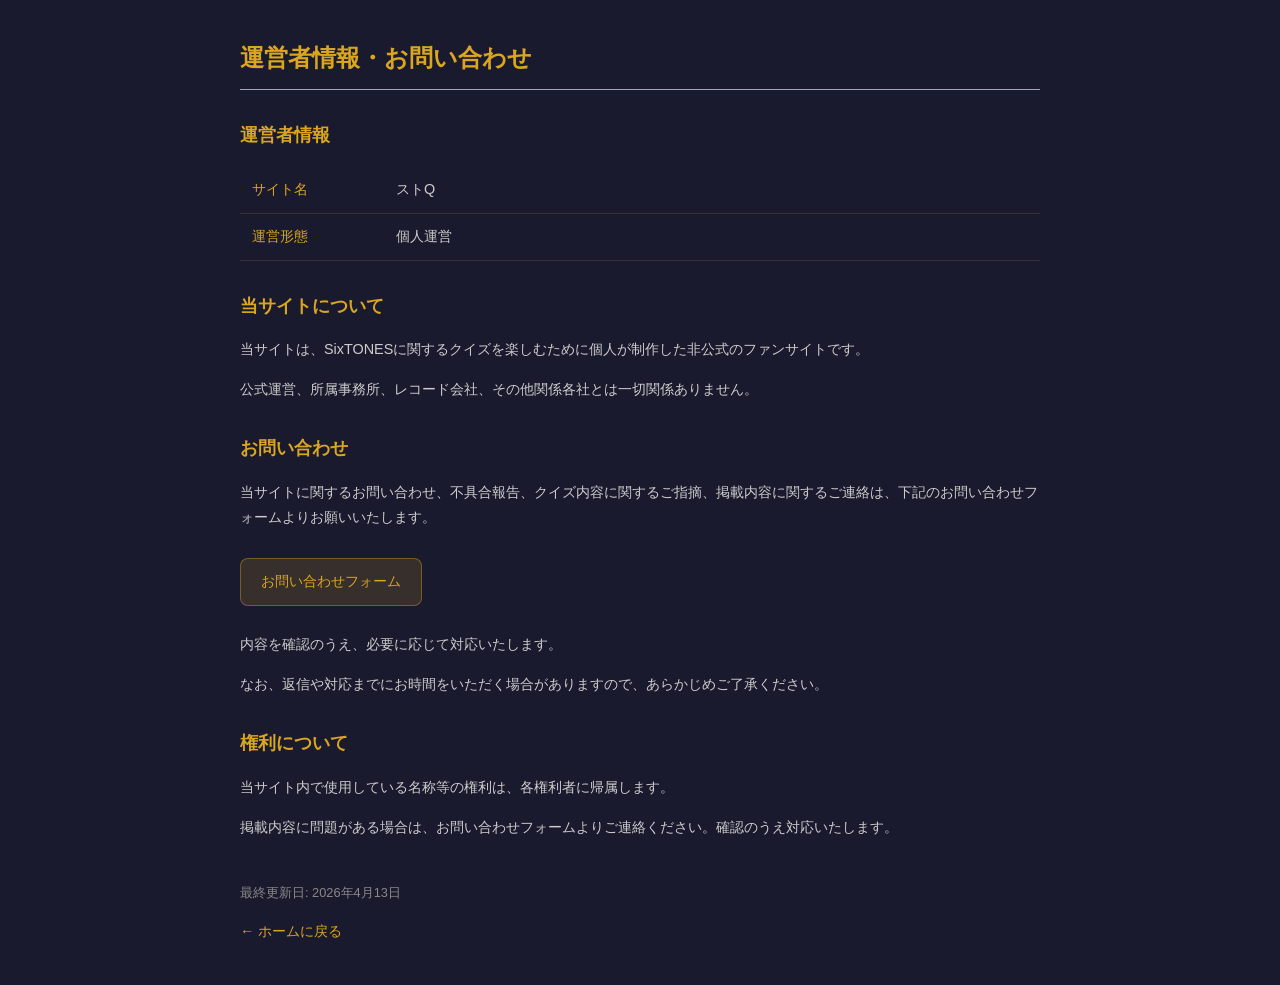
<file: about.html>
<!DOCTYPE html>
<html lang="ja">
<head>
    <meta charset="UTF-8">
    <meta name="viewport" content="width=device-width, initial-scale=1.0">
    <title>運営者情報・お問い合わせ - ストQ</title>
    <style>
        body { font-family: 'Noto Sans JP', sans-serif; background: #1a1a2e; color: #eee; padding: 20px; max-width: 800px; margin: 0 auto; line-height: 1.8; }
        h1 { color: #daa520; font-size: 1.5rem; border-bottom: 1px solid #daa520; padding-bottom: 10px; }
        h2 { color: #daa520; font-size: 1.1rem; margin-top: 30px; }
        p, li { font-size: 0.9rem; color: #ccc; }
        a { color: #daa520; }
        .info-table { width: 100%; border-collapse: collapse; margin: 15px 0; }
        .info-table td { padding: 10px 12px; border-bottom: 1px solid #333; font-size: 0.9rem; color: #ccc; }
        .info-table td:first-child { color: #daa520; white-space: nowrap; width: 120px; }
        .form-link { display: inline-block; margin: 12px 0; padding: 10px 20px; background: rgba(218, 165, 32, 0.15); border: 1px solid rgba(218, 165, 32, 0.4); border-radius: 8px; text-decoration: none; color: #daa520; font-size: 0.9rem; transition: background 0.2s; }
        .form-link:hover { background: rgba(218, 165, 32, 0.25); }
        .updated { font-size: 0.8rem; color: #888; margin-top: 40px; }
        .back-link { display: inline-block; margin-bottom: 20px; color: #daa520; text-decoration: none; font-size: 0.9rem; }
        .back-link:hover { text-decoration: underline; }
    </style>
</head>
<body>
    <h1>運営者情報・お問い合わせ</h1>

    <h2>運営者情報</h2>
    <table class="info-table">
        <tr>
            <td>サイト名</td>
            <td>ストQ</td>
        </tr>
        <tr>
            <td>運営形態</td>
            <td>個人運営</td>
        </tr>
    </table>

    <h2>当サイトについて</h2>
    <p>当サイトは、SixTONESに関するクイズを楽しむために個人が制作した非公式のファンサイトです。</p>
    <p>公式運営、所属事務所、レコード会社、その他関係各社とは一切関係ありません。</p>

    <h2>お問い合わせ</h2>
    <p>当サイトに関するお問い合わせ、不具合報告、クイズ内容に関するご指摘、掲載内容に関するご連絡は、下記のお問い合わせフォームよりお願いいたします。</p>
    <a class="form-link" href="https://docs.google.com/forms/d/e/1FAIpQLSe20e97j-CBmyZCSMO1BkmVSSi_Nxf4AO0bQ-ul7hRtXlPhPA/viewform?usp=header" target="_blank" rel="noopener">お問い合わせフォーム</a>
    <p>内容を確認のうえ、必要に応じて対応いたします。</p>
    <p>なお、返信や対応までにお時間をいただく場合がありますので、あらかじめご了承ください。</p>

    <h2>権利について</h2>
    <p>当サイト内で使用している名称等の権利は、各権利者に帰属します。</p>
    <p>掲載内容に問題がある場合は、お問い合わせフォームよりご連絡ください。確認のうえ対応いたします。</p>

    <p class="updated">最終更新日: 2026年4月13日</p>
    <a href="index.html" class="back-link">← ホームに戻る</a>
</body>
</html>
</file>
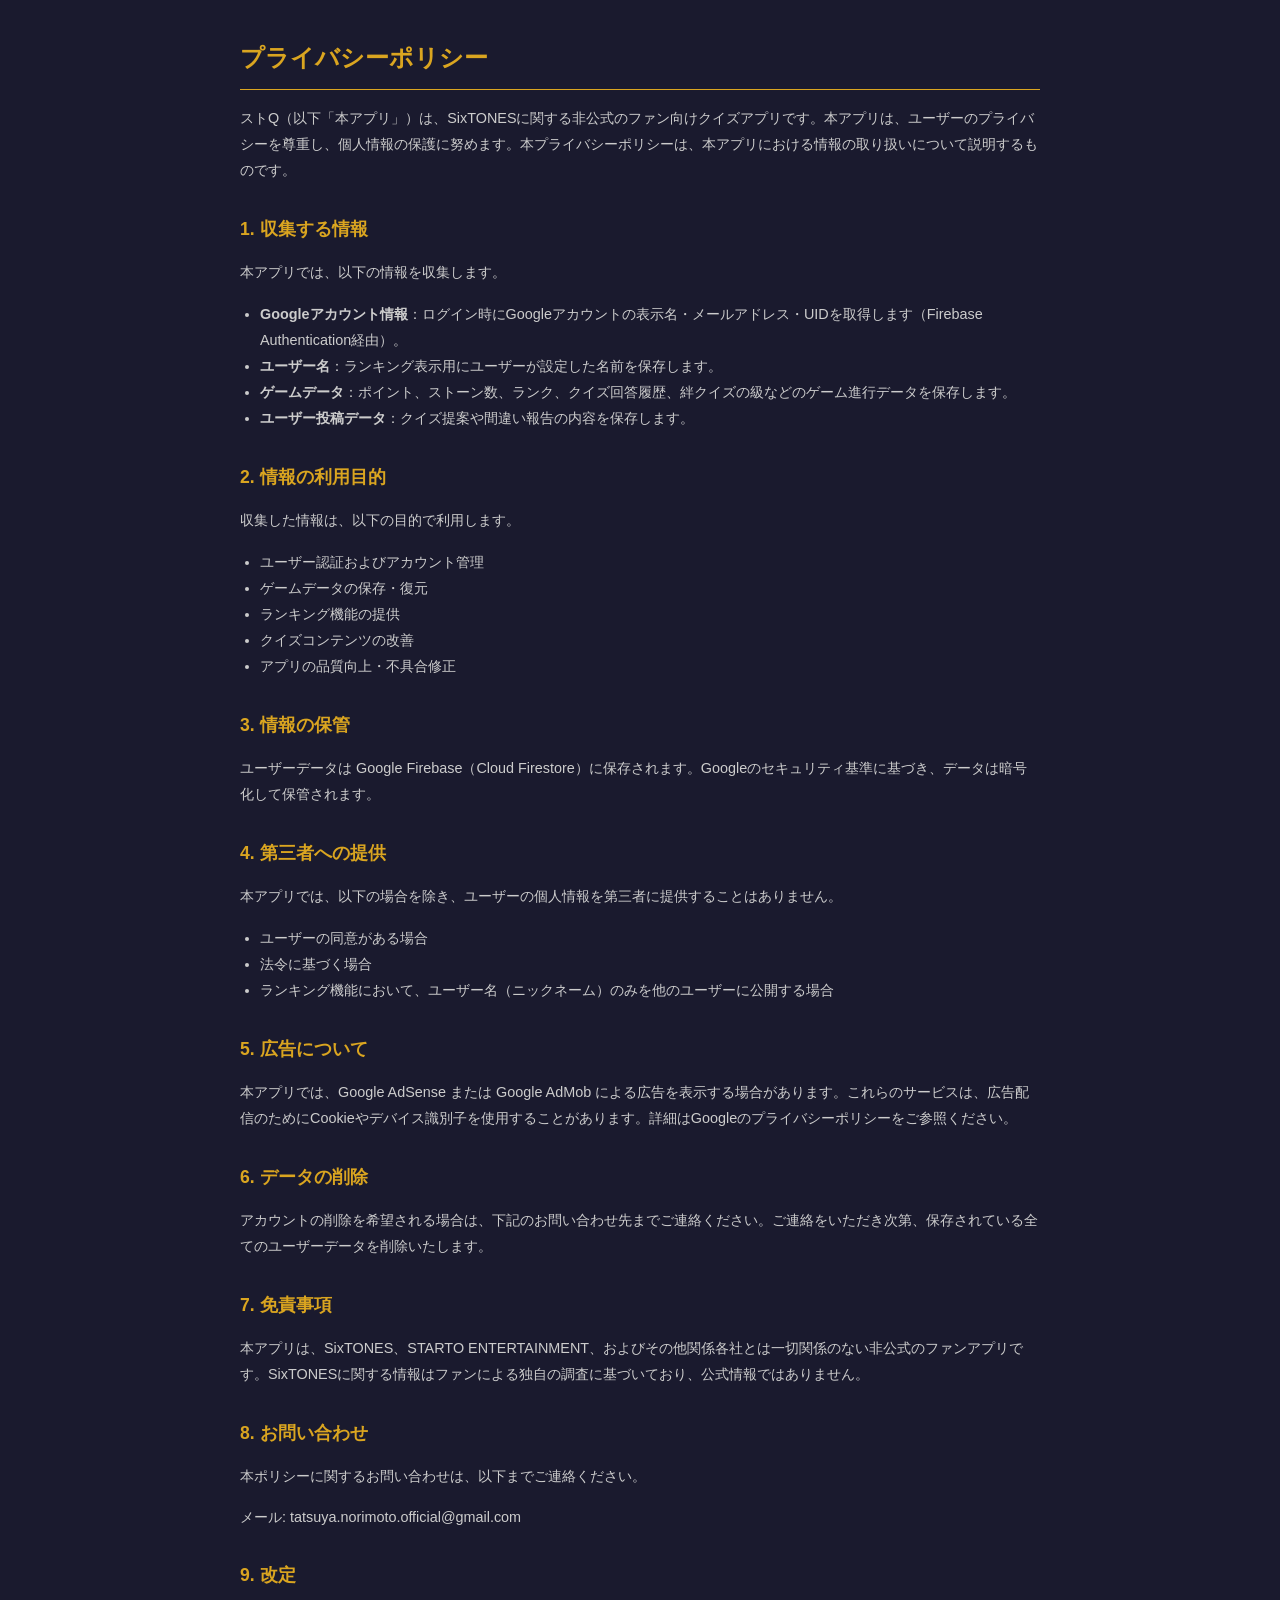
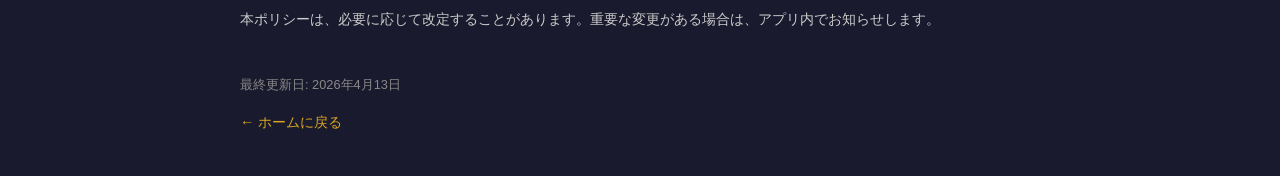
<file: privacy.html>
<!DOCTYPE html>
<html lang="ja">
<head>
    <meta charset="UTF-8">
    <meta name="viewport" content="width=device-width, initial-scale=1.0">
    <title>プライバシーポリシー - ストQ</title>
    <style>
        body { font-family: 'Noto Sans JP', sans-serif; background: #1a1a2e; color: #eee; padding: 20px; max-width: 800px; margin: 0 auto; line-height: 1.8; }
        h1 { color: #daa520; font-size: 1.5rem; border-bottom: 1px solid #daa520; padding-bottom: 10px; }
        h2 { color: #daa520; font-size: 1.1rem; margin-top: 30px; }
        p, li { font-size: 0.9rem; color: #ccc; }
        ul { padding-left: 20px; }
        .updated { font-size: 0.8rem; color: #888; margin-top: 40px; }
        .back-link { display: inline-block; margin-bottom: 20px; color: #daa520; text-decoration: none; font-size: 0.9rem; }
        .back-link:hover { text-decoration: underline; }
    </style>
</head>
<body>
    <h1>プライバシーポリシー</h1>
    <p>ストQ（以下「本アプリ」）は、SixTONESに関する非公式のファン向けクイズアプリです。本アプリは、ユーザーのプライバシーを尊重し、個人情報の保護に努めます。本プライバシーポリシーは、本アプリにおける情報の取り扱いについて説明するものです。</p>

    <h2>1. 収集する情報</h2>
    <p>本アプリでは、以下の情報を収集します。</p>
    <ul>
        <li><strong>Googleアカウント情報</strong>：ログイン時にGoogleアカウントの表示名・メールアドレス・UIDを取得します（Firebase Authentication経由）。</li>
        <li><strong>ユーザー名</strong>：ランキング表示用にユーザーが設定した名前を保存します。</li>
        <li><strong>ゲームデータ</strong>：ポイント、ストーン数、ランク、クイズ回答履歴、絆クイズの級などのゲーム進行データを保存します。</li>
        <li><strong>ユーザー投稿データ</strong>：クイズ提案や間違い報告の内容を保存します。</li>
    </ul>

    <h2>2. 情報の利用目的</h2>
    <p>収集した情報は、以下の目的で利用します。</p>
    <ul>
        <li>ユーザー認証およびアカウント管理</li>
        <li>ゲームデータの保存・復元</li>
        <li>ランキング機能の提供</li>
        <li>クイズコンテンツの改善</li>
        <li>アプリの品質向上・不具合修正</li>
    </ul>

    <h2>3. 情報の保管</h2>
    <p>ユーザーデータは Google Firebase（Cloud Firestore）に保存されます。Googleのセキュリティ基準に基づき、データは暗号化して保管されます。</p>

    <h2>4. 第三者への提供</h2>
    <p>本アプリでは、以下の場合を除き、ユーザーの個人情報を第三者に提供することはありません。</p>
    <ul>
        <li>ユーザーの同意がある場合</li>
        <li>法令に基づく場合</li>
        <li>ランキング機能において、ユーザー名（ニックネーム）のみを他のユーザーに公開する場合</li>
    </ul>

    <h2>5. 広告について</h2>
    <p>本アプリでは、Google AdSense または Google AdMob による広告を表示する場合があります。これらのサービスは、広告配信のためにCookieやデバイス識別子を使用することがあります。詳細はGoogleのプライバシーポリシーをご参照ください。</p>

    <h2>6. データの削除</h2>
    <p>アカウントの削除を希望される場合は、下記のお問い合わせ先までご連絡ください。ご連絡をいただき次第、保存されている全てのユーザーデータを削除いたします。</p>

    <h2>7. 免責事項</h2>
    <p>本アプリは、SixTONES、STARTO ENTERTAINMENT、およびその他関係各社とは一切関係のない非公式のファンアプリです。SixTONESに関する情報はファンによる独自の調査に基づいており、公式情報ではありません。</p>

    <h2>8. お問い合わせ</h2>
    <p>本ポリシーに関するお問い合わせは、以下までご連絡ください。</p>
    <p>メール: tatsuya.norimoto.official@gmail.com</p>

    <h2>9. 改定</h2>
    <p>本ポリシーは、必要に応じて改定することがあります。重要な変更がある場合は、アプリ内でお知らせします。</p>

    <p class="updated">最終更新日: 2026年4月13日</p>
    <a href="index.html" class="back-link">← ホームに戻る</a>
</body>
</html>
</file>
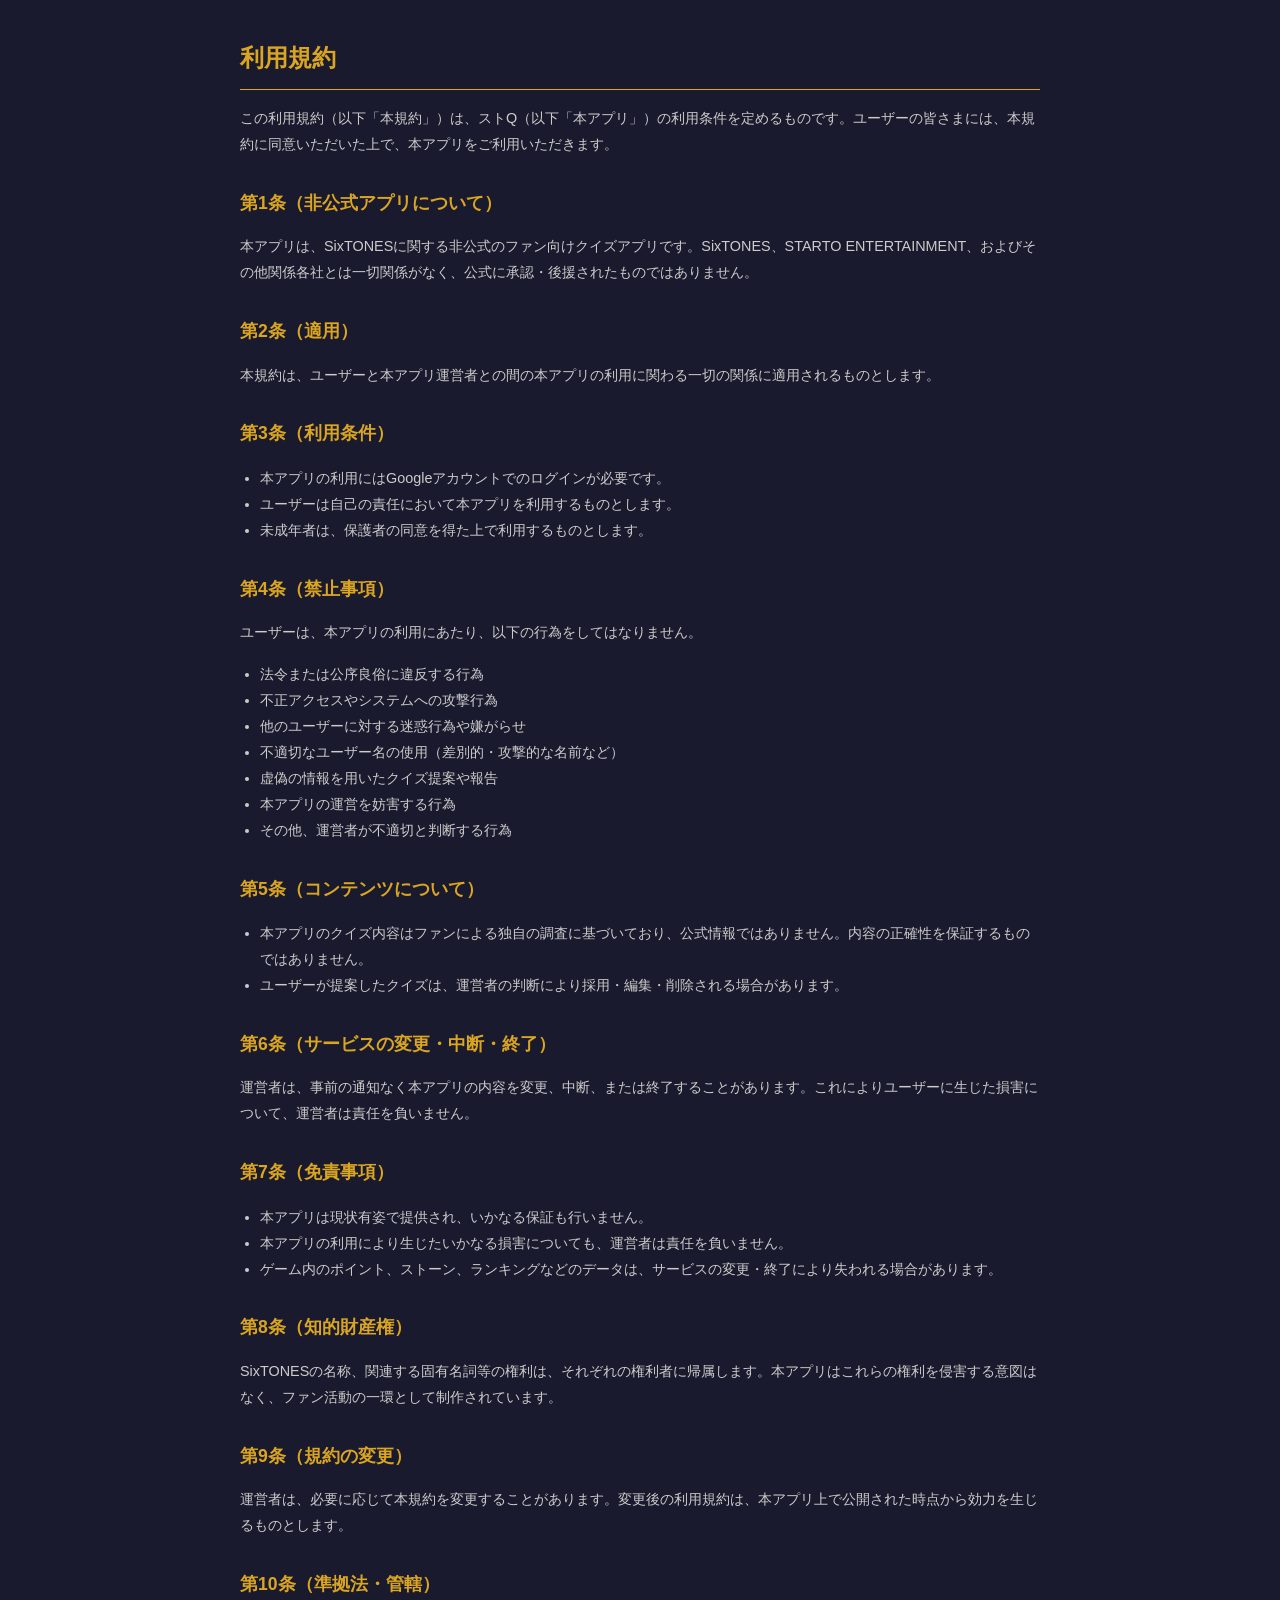
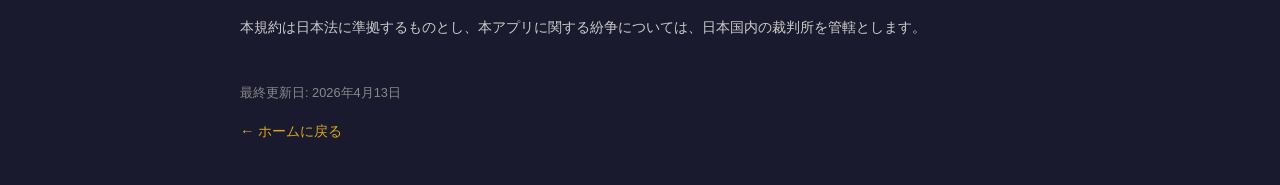
<file: terms.html>
<!DOCTYPE html>
<html lang="ja">
<head>
    <meta charset="UTF-8">
    <meta name="viewport" content="width=device-width, initial-scale=1.0">
    <title>利用規約 - ストQ</title>
    <style>
        body { font-family: 'Noto Sans JP', sans-serif; background: #1a1a2e; color: #eee; padding: 20px; max-width: 800px; margin: 0 auto; line-height: 1.8; }
        h1 { color: #daa520; font-size: 1.5rem; border-bottom: 1px solid #daa520; padding-bottom: 10px; }
        h2 { color: #daa520; font-size: 1.1rem; margin-top: 30px; }
        p, li { font-size: 0.9rem; color: #ccc; }
        ul { padding-left: 20px; }
        a { color: #daa520; }
        .updated { font-size: 0.8rem; color: #888; margin-top: 40px; }
        .back-link { display: inline-block; margin-bottom: 20px; color: #daa520; text-decoration: none; font-size: 0.9rem; }
        .back-link:hover { text-decoration: underline; }
    </style>
</head>
<body>
    <h1>利用規約</h1>
    <p>この利用規約（以下「本規約」）は、ストQ（以下「本アプリ」）の利用条件を定めるものです。ユーザーの皆さまには、本規約に同意いただいた上で、本アプリをご利用いただきます。</p>

    <h2>第1条（非公式アプリについて）</h2>
    <p>本アプリは、SixTONESに関する非公式のファン向けクイズアプリです。SixTONES、STARTO ENTERTAINMENT、およびその他関係各社とは一切関係がなく、公式に承認・後援されたものではありません。</p>

    <h2>第2条（適用）</h2>
    <p>本規約は、ユーザーと本アプリ運営者との間の本アプリの利用に関わる一切の関係に適用されるものとします。</p>

    <h2>第3条（利用条件）</h2>
    <ul>
        <li>本アプリの利用にはGoogleアカウントでのログインが必要です。</li>
        <li>ユーザーは自己の責任において本アプリを利用するものとします。</li>
        <li>未成年者は、保護者の同意を得た上で利用するものとします。</li>
    </ul>

    <h2>第4条（禁止事項）</h2>
    <p>ユーザーは、本アプリの利用にあたり、以下の行為をしてはなりません。</p>
    <ul>
        <li>法令または公序良俗に違反する行為</li>
        <li>不正アクセスやシステムへの攻撃行為</li>
        <li>他のユーザーに対する迷惑行為や嫌がらせ</li>
        <li>不適切なユーザー名の使用（差別的・攻撃的な名前など）</li>
        <li>虚偽の情報を用いたクイズ提案や報告</li>
        <li>本アプリの運営を妨害する行為</li>
        <li>その他、運営者が不適切と判断する行為</li>
    </ul>

    <h2>第5条（コンテンツについて）</h2>
    <ul>
        <li>本アプリのクイズ内容はファンによる独自の調査に基づいており、公式情報ではありません。内容の正確性を保証するものではありません。</li>
        <li>ユーザーが提案したクイズは、運営者の判断により採用・編集・削除される場合があります。</li>
    </ul>

    <h2>第6条（サービスの変更・中断・終了）</h2>
    <p>運営者は、事前の通知なく本アプリの内容を変更、中断、または終了することがあります。これによりユーザーに生じた損害について、運営者は責任を負いません。</p>

    <h2>第7条（免責事項）</h2>
    <ul>
        <li>本アプリは現状有姿で提供され、いかなる保証も行いません。</li>
        <li>本アプリの利用により生じたいかなる損害についても、運営者は責任を負いません。</li>
        <li>ゲーム内のポイント、ストーン、ランキングなどのデータは、サービスの変更・終了により失われる場合があります。</li>
    </ul>

    <h2>第8条（知的財産権）</h2>
    <p>SixTONESの名称、関連する固有名詞等の権利は、それぞれの権利者に帰属します。本アプリはこれらの権利を侵害する意図はなく、ファン活動の一環として制作されています。</p>

    <h2>第9条（規約の変更）</h2>
    <p>運営者は、必要に応じて本規約を変更することがあります。変更後の利用規約は、本アプリ上で公開された時点から効力を生じるものとします。</p>

    <h2>第10条（準拠法・管轄）</h2>
    <p>本規約は日本法に準拠するものとし、本アプリに関する紛争については、日本国内の裁判所を管轄とします。</p>

    <p class="updated">最終更新日: 2026年4月13日</p>
    <a href="index.html" class="back-link">← ホームに戻る</a>
</body>
</html>
</file>
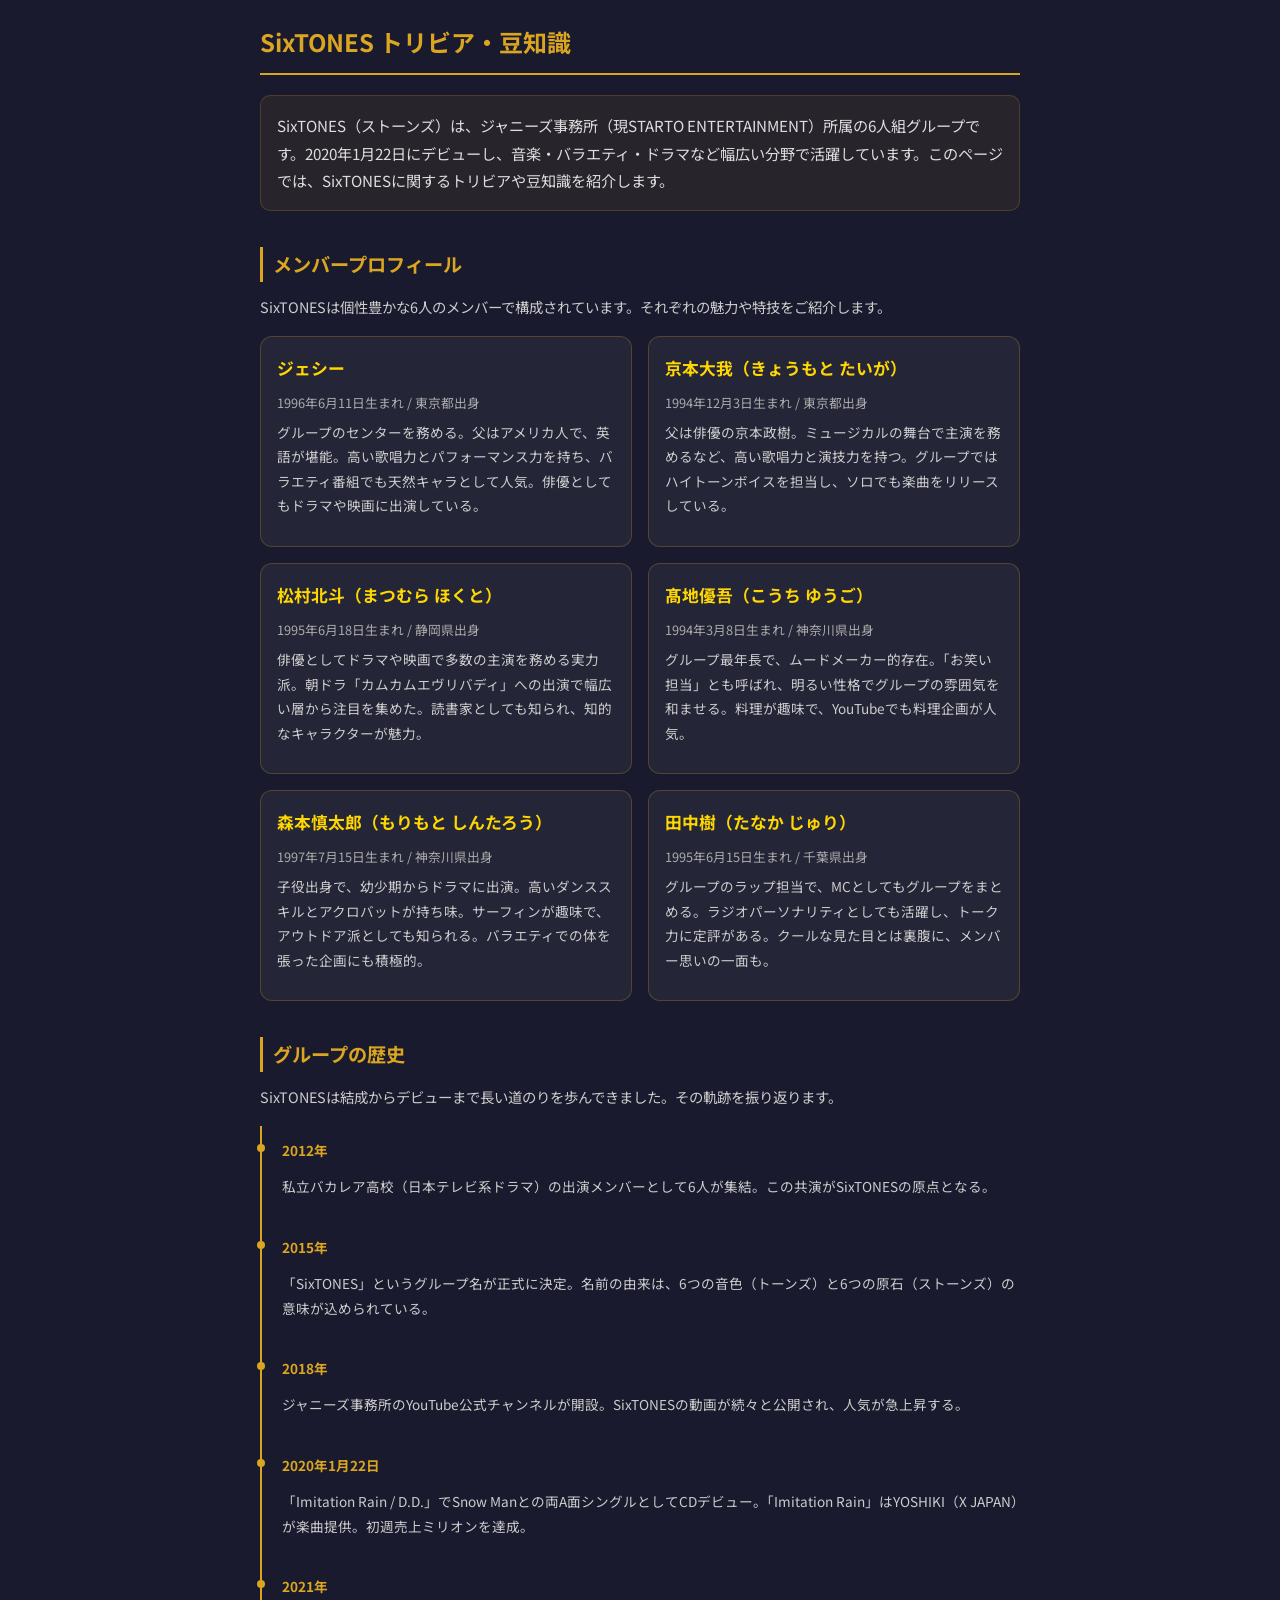
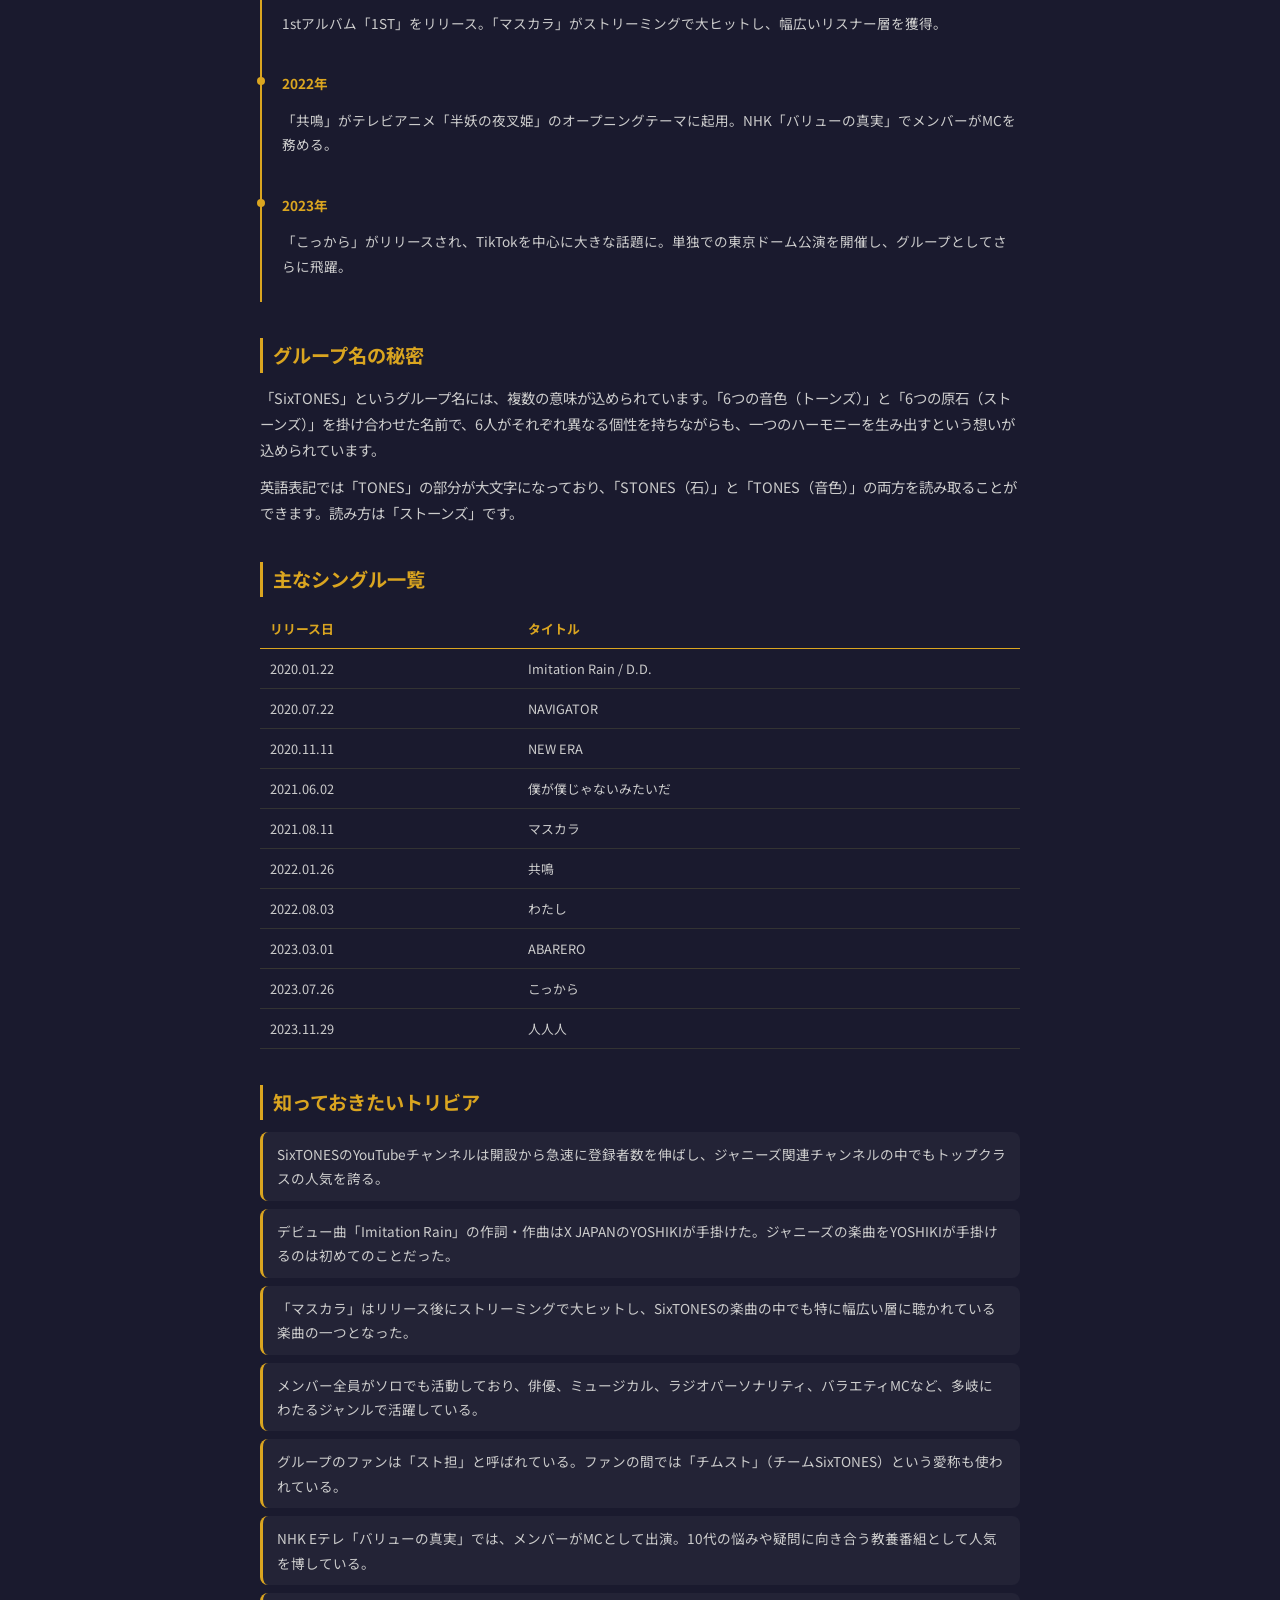
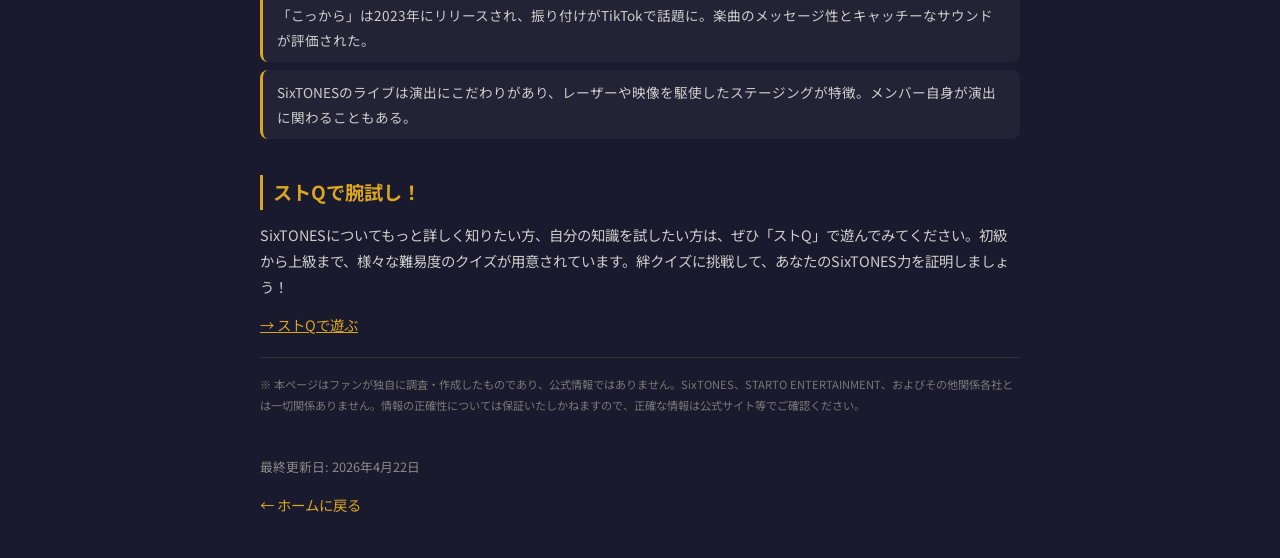
<file: trivia.html>
<!DOCTYPE html>
<html lang="ja">
<head>
    <meta charset="UTF-8">
    <meta name="viewport" content="width=device-width, initial-scale=1.0">
    <title>SixTONESトリビア - ストQ</title>
    <meta name="description" content="SixTONESに関するトリビア・豆知識を紹介。メンバープロフィール、グループの歴史、楽曲情報など。">
    <link href="https://fonts.googleapis.com/css2?family=Noto+Sans+JP:wght@400;700;900&display=swap" rel="stylesheet">
    <style>
        * { margin: 0; padding: 0; box-sizing: border-box; }
        body { font-family: 'Noto Sans JP', sans-serif; background: #1a1a2e; color: #eee; padding: 20px; max-width: 800px; margin: 0 auto; line-height: 1.8; }
        h1 { color: #daa520; font-size: 1.5rem; border-bottom: 2px solid #daa520; padding-bottom: 10px; margin-bottom: 20px; }
        h2 { color: #daa520; font-size: 1.2rem; margin-top: 36px; margin-bottom: 12px; padding-left: 10px; border-left: 3px solid #daa520; }
        h3 { color: #ffd700; font-size: 1rem; margin-top: 20px; margin-bottom: 8px; }
        p { font-size: 0.9rem; color: #ccc; margin-bottom: 12px; }
        a { color: #daa520; }
        .intro { font-size: 0.95rem; color: #ddd; margin-bottom: 24px; padding: 16px; background: rgba(218, 165, 32, 0.08); border-radius: 10px; border: 1px solid rgba(218, 165, 32, 0.2); }
        .member-grid { display: grid; grid-template-columns: 1fr; gap: 16px; margin-top: 16px; }
        .member-card { background: rgba(255, 255, 255, 0.05); border: 1px solid rgba(218, 165, 32, 0.25); border-radius: 12px; padding: 16px; }
        .member-card h3 { margin-top: 0; font-size: 1.05rem; }
        .member-info { font-size: 0.8rem; color: #aaa; margin-bottom: 6px; }
        .member-desc { font-size: 0.85rem; color: #ccc; }
        .timeline { margin-top: 16px; }
        .timeline-item { padding: 12px 0 12px 20px; border-left: 2px solid #daa520; position: relative; }
        .timeline-item::before { content: ''; position: absolute; left: -5px; top: 18px; width: 8px; height: 8px; background: #daa520; border-radius: 50%; }
        .timeline-year { font-size: 0.85rem; font-weight: 700; color: #daa520; }
        .timeline-text { font-size: 0.85rem; color: #ccc; }
        .trivia-list { list-style: none; padding: 0; }
        .trivia-list li { padding: 10px 14px; margin-bottom: 8px; background: rgba(255, 255, 255, 0.04); border-radius: 8px; font-size: 0.85rem; color: #ccc; border-left: 3px solid #daa520; }
        .song-table { width: 100%; border-collapse: collapse; margin-top: 12px; }
        .song-table th { text-align: left; padding: 8px 10px; font-size: 0.8rem; color: #daa520; border-bottom: 1px solid #daa520; }
        .song-table td { padding: 8px 10px; font-size: 0.8rem; color: #ccc; border-bottom: 1px solid #333; }
        .back-link { display: inline-block; margin-bottom: 20px; color: #daa520; text-decoration: none; font-size: 0.9rem; }
        .back-link:hover { text-decoration: underline; }
        .updated { font-size: 0.8rem; color: #888; margin-top: 40px; }
        .disclaimer { font-size: 0.7rem; color: #777; margin-top: 20px; padding-top: 16px; border-top: 1px solid #333; }
        @media (min-width: 500px) { .member-grid { grid-template-columns: 1fr 1fr; } }
    </style>
</head>
<body>

    <h1>SixTONES トリビア・豆知識</h1>

    <div class="intro">
        SixTONES（ストーンズ）は、ジャニーズ事務所（現STARTO ENTERTAINMENT）所属の6人組グループです。2020年1月22日にデビューし、音楽・バラエティ・ドラマなど幅広い分野で活躍しています。このページでは、SixTONESに関するトリビアや豆知識を紹介します。
    </div>

    <h2>メンバープロフィール</h2>
    <p>SixTONESは個性豊かな6人のメンバーで構成されています。それぞれの魅力や特技をご紹介します。</p>

    <div class="member-grid">
        <div class="member-card">
            <h3>ジェシー</h3>
            <p class="member-info">1996年6月11日生まれ / 東京都出身</p>
            <p class="member-desc">グループのセンターを務める。父はアメリカ人で、英語が堪能。高い歌唱力とパフォーマンス力を持ち、バラエティ番組でも天然キャラとして人気。俳優としてもドラマや映画に出演している。</p>
        </div>
        <div class="member-card">
            <h3>京本大我（きょうもと たいが）</h3>
            <p class="member-info">1994年12月3日生まれ / 東京都出身</p>
            <p class="member-desc">父は俳優の京本政樹。ミュージカルの舞台で主演を務めるなど、高い歌唱力と演技力を持つ。グループではハイトーンボイスを担当し、ソロでも楽曲をリリースしている。</p>
        </div>
        <div class="member-card">
            <h3>松村北斗（まつむら ほくと）</h3>
            <p class="member-info">1995年6月18日生まれ / 静岡県出身</p>
            <p class="member-desc">俳優としてドラマや映画で多数の主演を務める実力派。朝ドラ「カムカムエヴリバディ」への出演で幅広い層から注目を集めた。読書家としても知られ、知的なキャラクターが魅力。</p>
        </div>
        <div class="member-card">
            <h3>髙地優吾（こうち ゆうご）</h3>
            <p class="member-info">1994年3月8日生まれ / 神奈川県出身</p>
            <p class="member-desc">グループ最年長で、ムードメーカー的存在。「お笑い担当」とも呼ばれ、明るい性格でグループの雰囲気を和ませる。料理が趣味で、YouTubeでも料理企画が人気。</p>
        </div>
        <div class="member-card">
            <h3>森本慎太郎（もりもと しんたろう）</h3>
            <p class="member-info">1997年7月15日生まれ / 神奈川県出身</p>
            <p class="member-desc">子役出身で、幼少期からドラマに出演。高いダンススキルとアクロバットが持ち味。サーフィンが趣味で、アウトドア派としても知られる。バラエティでの体を張った企画にも積極的。</p>
        </div>
        <div class="member-card">
            <h3>田中樹（たなか じゅり）</h3>
            <p class="member-info">1995年6月15日生まれ / 千葉県出身</p>
            <p class="member-desc">グループのラップ担当で、MCとしてもグループをまとめる。ラジオパーソナリティとしても活躍し、トーク力に定評がある。クールな見た目とは裏腹に、メンバー思いの一面も。</p>
        </div>
    </div>

    <h2>グループの歴史</h2>
    <p>SixTONESは結成からデビューまで長い道のりを歩んできました。その軌跡を振り返ります。</p>

    <div class="timeline">
        <div class="timeline-item">
            <p class="timeline-year">2012年</p>
            <p class="timeline-text">私立バカレア高校（日本テレビ系ドラマ）の出演メンバーとして6人が集結。この共演がSixTONESの原点となる。</p>
        </div>
        <div class="timeline-item">
            <p class="timeline-year">2015年</p>
            <p class="timeline-text">「SixTONES」というグループ名が正式に決定。名前の由来は、6つの音色（トーンズ）と6つの原石（ストーンズ）の意味が込められている。</p>
        </div>
        <div class="timeline-item">
            <p class="timeline-year">2018年</p>
            <p class="timeline-text">ジャニーズ事務所のYouTube公式チャンネルが開設。SixTONESの動画が続々と公開され、人気が急上昇する。</p>
        </div>
        <div class="timeline-item">
            <p class="timeline-year">2020年1月22日</p>
            <p class="timeline-text">「Imitation Rain / D.D.」でSnow Manとの両A面シングルとしてCDデビュー。「Imitation Rain」はYOSHIKI（X JAPAN）が楽曲提供。初週売上ミリオンを達成。</p>
        </div>
        <div class="timeline-item">
            <p class="timeline-year">2021年</p>
            <p class="timeline-text">1stアルバム「1ST」をリリース。「マスカラ」がストリーミングで大ヒットし、幅広いリスナー層を獲得。</p>
        </div>
        <div class="timeline-item">
            <p class="timeline-year">2022年</p>
            <p class="timeline-text">「共鳴」がテレビアニメ「半妖の夜叉姫」のオープニングテーマに起用。NHK「バリューの真実」でメンバーがMCを務める。</p>
        </div>
        <div class="timeline-item">
            <p class="timeline-year">2023年</p>
            <p class="timeline-text">「こっから」がリリースされ、TikTokを中心に大きな話題に。単独での東京ドーム公演を開催し、グループとしてさらに飛躍。</p>
        </div>
    </div>

    <h2>グループ名の秘密</h2>
    <p>「SixTONES」というグループ名には、複数の意味が込められています。「6つの音色（トーンズ）」と「6つの原石（ストーンズ）」を掛け合わせた名前で、6人がそれぞれ異なる個性を持ちながらも、一つのハーモニーを生み出すという想いが込められています。</p>
    <p>英語表記では「TONES」の部分が大文字になっており、「STONES（石）」と「TONES（音色）」の両方を読み取ることができます。読み方は「ストーンズ」です。</p>

    <h2>主なシングル一覧</h2>
    <table class="song-table">
        <tr><th>リリース日</th><th>タイトル</th></tr>
        <tr><td>2020.01.22</td><td>Imitation Rain / D.D.</td></tr>
        <tr><td>2020.07.22</td><td>NAVIGATOR</td></tr>
        <tr><td>2020.11.11</td><td>NEW ERA</td></tr>
        <tr><td>2021.06.02</td><td>僕が僕じゃないみたいだ</td></tr>
        <tr><td>2021.08.11</td><td>マスカラ</td></tr>
        <tr><td>2022.01.26</td><td>共鳴</td></tr>
        <tr><td>2022.08.03</td><td>わたし</td></tr>
        <tr><td>2023.03.01</td><td>ABARERO</td></tr>
        <tr><td>2023.07.26</td><td>こっから</td></tr>
        <tr><td>2023.11.29</td><td>人人人</td></tr>
    </table>

    <h2>知っておきたいトリビア</h2>
    <ul class="trivia-list">
        <li>SixTONESのYouTubeチャンネルは開設から急速に登録者数を伸ばし、ジャニーズ関連チャンネルの中でもトップクラスの人気を誇る。</li>
        <li>デビュー曲「Imitation Rain」の作詞・作曲はX JAPANのYOSHIKIが手掛けた。ジャニーズの楽曲をYOSHIKIが手掛けるのは初めてのことだった。</li>
        <li>「マスカラ」はリリース後にストリーミングで大ヒットし、SixTONESの楽曲の中でも特に幅広い層に聴かれている楽曲の一つとなった。</li>
        <li>メンバー全員がソロでも活動しており、俳優、ミュージカル、ラジオパーソナリティ、バラエティMCなど、多岐にわたるジャンルで活躍している。</li>
        <li>グループのファンは「スト担」と呼ばれている。ファンの間では「チムスト」（チームSixTONES）という愛称も使われている。</li>
        <li>NHK Eテレ「バリューの真実」では、メンバーがMCとして出演。10代の悩みや疑問に向き合う教養番組として人気を博している。</li>
        <li>「こっから」は2023年にリリースされ、振り付けがTikTokで話題に。楽曲のメッセージ性とキャッチーなサウンドが評価された。</li>
        <li>SixTONESのライブは演出にこだわりがあり、レーザーや映像を駆使したステージングが特徴。メンバー自身が演出に関わることもある。</li>
    </ul>

    <h2>ストQで腕試し！</h2>
    <p>SixTONESについてもっと詳しく知りたい方、自分の知識を試したい方は、ぜひ「ストQ」で遊んでみてください。初級から上級まで、様々な難易度のクイズが用意されています。絆クイズに挑戦して、あなたのSixTONES力を証明しましょう！</p>
    <p><a href="index.html">→ ストQで遊ぶ</a></p>

    <p class="disclaimer">※ 本ページはファンが独自に調査・作成したものであり、公式情報ではありません。SixTONES、STARTO ENTERTAINMENT、およびその他関係各社とは一切関係ありません。情報の正確性については保証いたしかねますので、正確な情報は公式サイト等でご確認ください。</p>

    <p class="updated">最終更新日: 2026年4月22日</p>
    <a href="index.html" class="back-link">← ホームに戻る</a>
</body>
</html>
</file>
